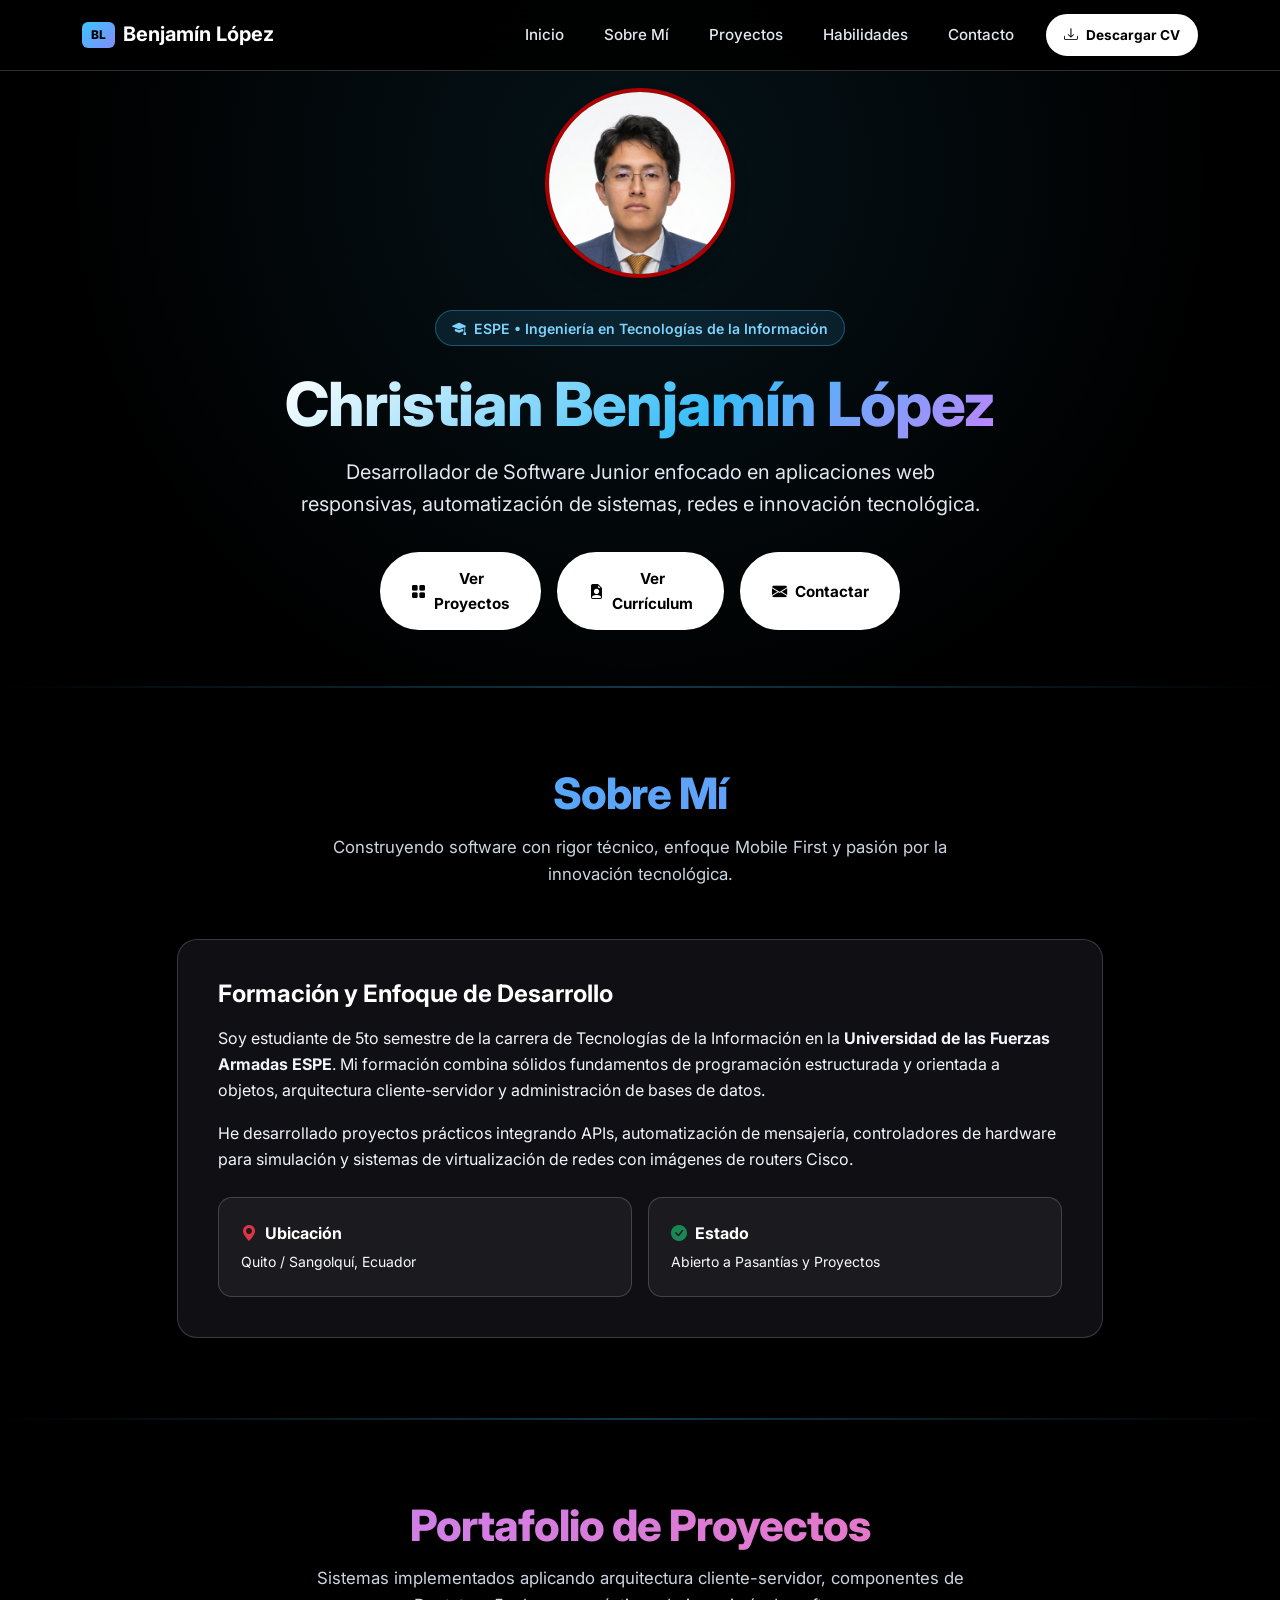
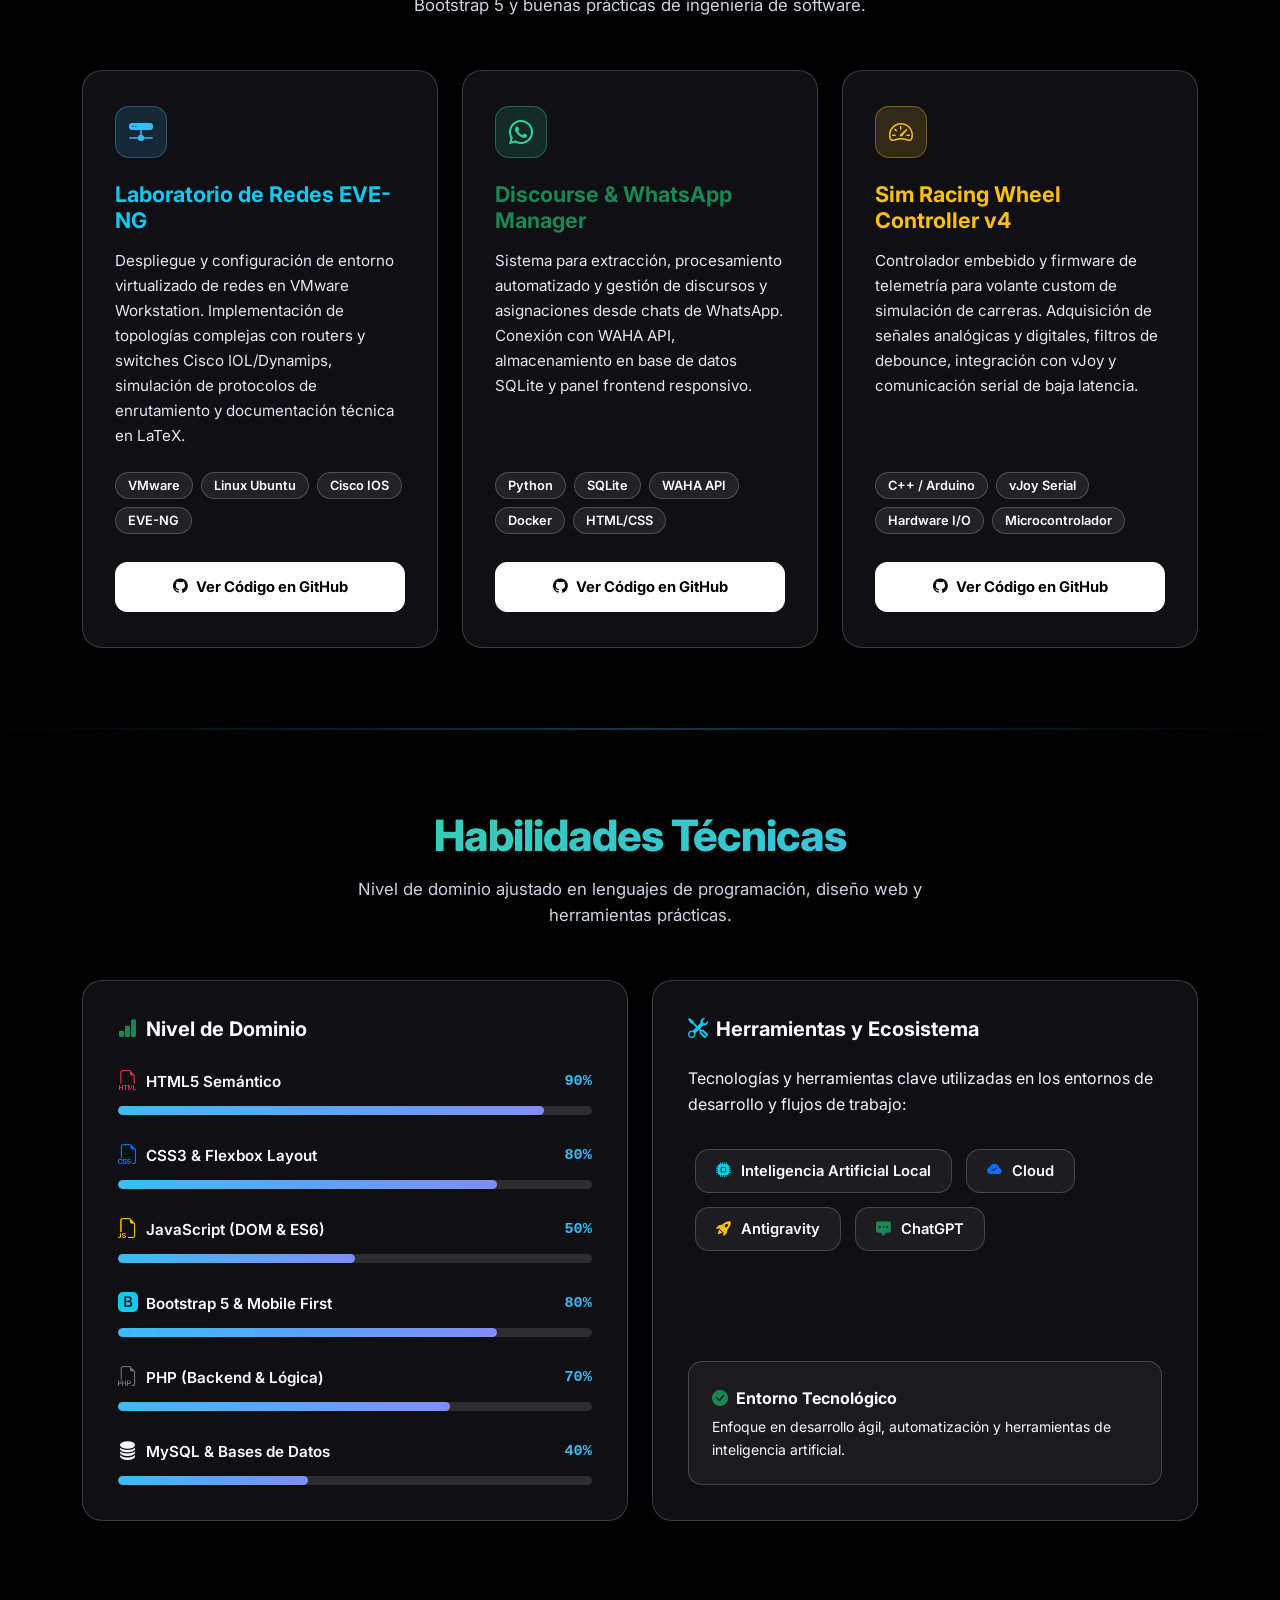
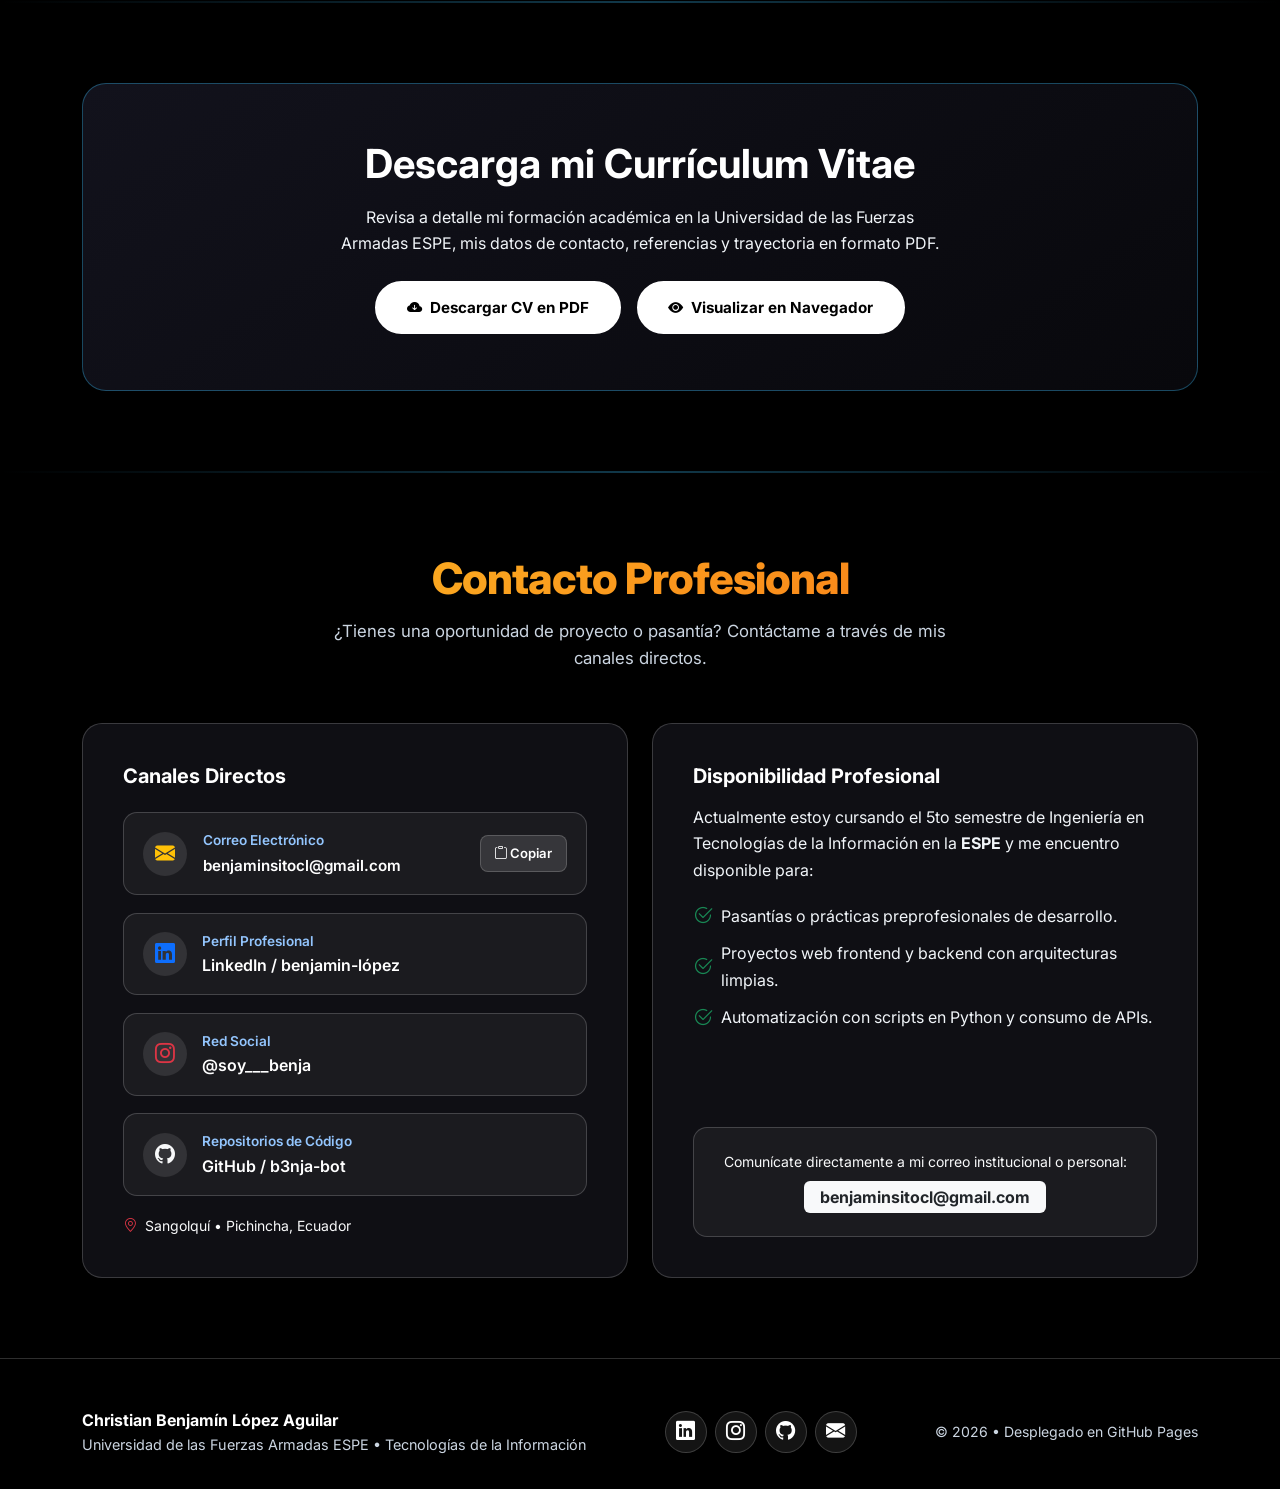
<file: Deber 1/index.html>
<!doctype html>
<html lang="es">
  <head>
    <meta charset="UTF-8" />
    <!-- Configuración Mobile First -->
    <meta name="viewport" content="width=device-width, initial-scale=1.0" />
    <meta
      name="description"
      content="Portafolio profesional de Christian Benjamín López Aguilar - Desarrollador de Software Junior y estudiante de Tecnologías de la Información en la Universidad de las Fuerzas Armadas ESPE."
    />
    <meta name="author" content="Christian Benjamín López Aguilar" />
    <title>Benjamín López | Portafolio Profesional</title>

    <!-- Google Fonts: Inter -->
    <link rel="preconnect" href="https://fonts.googleapis.com" />
    <link rel="preconnect" href="https://fonts.gstatic.com" crossorigin />
    <link
      href="https://fonts.googleapis.com/css2?family=Inter:wght@300;400;500;600;700;800&display=swap"
      rel="stylesheet"
    />

    <!-- Bootstrap 5.3 CSS -->
    <link
      href="https://cdn.jsdelivr.net/npm/bootstrap@5.3.3/dist/css/bootstrap.min.css"
      rel="stylesheet"
    />
    <!-- Bootstrap Icons -->
    <link
      href="https://cdn.jsdelivr.net/npm/bootstrap-icons@1.11.3/font/bootstrap-icons.min.css"
      rel="stylesheet"
    />
    <!-- Estilos Personalizados Samsung Dark -->
    <link rel="stylesheet" href="css/styles.css" />
  </head>
  <body>




    <!-- // BARRA DE NAVEGACION // -->




    <nav class="navbar navbar-expand-lg navbar-dark fixed-top navbar-samsung">
      <div class="container">
        <a class="navbar-brand-logo" href="#inicio">
          <span class="brand-badge">BL</span>
          <span>Benjamín López</span>
        </a>

        <!-- Botón Hamburguesa para Mobile First -->
        <button
          class="navbar-toggler navbar-toggler-custom"
          type="button"
          data-bs-toggle="collapse"
          data-bs-target="#navbarContent"
          aria-controls="navbarContent"
          aria-expanded="false"
          aria-label="Abrir navegación"
        >
          <span class="navbar-toggler-icon"></span>
        </button>

        <div class="collapse navbar-collapse" id="navbarContent">
          <ul
            class="navbar-nav ms-auto mb-2 mb-lg-0 align-items-lg-center gap-lg-2"
          >
            <li class="nav-item">
              <a class="nav-link nav-link-custom" href="#inicio">Inicio</a>
            </li>
            <li class="nav-item">
              <a class="nav-link nav-link-custom" href="#sobre-mi">Sobre Mí</a>
            </li>
            <li class="nav-item">
              <a class="nav-link nav-link-custom" href="#proyectos"
                >Proyectos</a
              >
            </li>
            <li class="nav-item">
              <a class="nav-link nav-link-custom" href="#habilidades"
                >Habilidades</a
              >
            </li>
            <li class="nav-item">
              <a class="nav-link nav-link-custom" href="#contacto">Contacto</a>
            </li>
            <li class="nav-item ms-lg-2 mt-2 mt-lg-0">
              <a
                href="src/Curriculum_Benjamin_Lopez.pdf"
                download
                class="btn-samsung-primary py-2 px-3 text-nowrap"
                style="font-size: 0.85rem"
              >
                <i class="bi bi-download"></i> Descargar CV
              </a>
            </li>
          </ul>
        </div>
      </div>
    </nav>










    <!-- // HERO SECTION // -->





    <section id="inicio" class="hero-section d-flex align-items-center">
      <div class="container d-flex flex-column align-items-center text-center">
        <!-- Foto de Perfil Circular Profesional desde SRC -->
        <div class="hero-avatar-wrapper">
          <img
            src="img/perfil.png"
            alt="Foto profesional de Benjamín López"
            class="rounded-circle hero-avatar shadow"
          />
        </div>

        <!-- Tag de Carrera e Institución -->
        <div class="hero-tag">
          <i class="bi bi-mortarboard-fill me-1"></i> ESPE • Ingeniería en
          Tecnologías de la Información
        </div>

        <!-- Título Principal y Perfil -->
        <h1 class="hero-title text-gradient-hero">Christian Benjamín López</h1>

        <p class="hero-subtitle">
          Desarrollador de Software Junior enfocado en aplicaciones web
          responsivas, automatización de sistemas, redes e innovación
          tecnológica.
        </p>

        <!-- Botones de Llamado a la Acción (Flexbox) -->
        <div
          class="d-flex flex-column flex-sm-row gap-3 justify-content-center w-100"
          style="max-width: 520px"
        >
          <a href="#proyectos" class="btn-samsung-primary">
            <i class="bi bi-grid-fill"></i> Ver Proyectos
          </a>
          <a
            href="src/Curriculum_Benjamin_Lopez.pdf"
            target="_blank"
            class="btn-samsung-primary"
          >
            <i class="bi bi-file-earmark-person-fill"></i> Ver Currículum
          </a>
          <a href="#contacto" class="btn-samsung-primary">
            <i class="bi bi-envelope-fill"></i> Contactar
          </a>
        </div>
      </div>
    </section>

    <div class="section-divider"></div>















    <!-- // SOBRE MI // -->






    <section id="sobre-mi" class="section-wrapper">
      <div class="container">
        <div class="section-header">
          <h2 class="section-heading text-gradient-cyan">Sobre Mí</h2>
          <p class="section-description">
            Construyendo software con rigor técnico, enfoque Mobile First y
            pasión por la innovación tecnológica.
          </p>
        </div>

        <div class="row justify-content-center">
          <div class="col-12 col-lg-10">
            <div class="about-card">
              <h3 class="h4 text-white mb-3 fw-bold">
                Formación y Enfoque de Desarrollo
              </h3>
              <p class="mb-3">
                Soy estudiante de 5to semestre de la carrera de Tecnologías de
                la Información en la
                <strong>Universidad de las Fuerzas Armadas ESPE</strong>. Mi
                formación combina sólidos fundamentos de programación
                estructurada y orientada a objetos, arquitectura
                cliente-servidor y administración de bases de datos.
              </p>
              <p class="mb-4">
                He desarrollado proyectos prácticos integrando APIs,
                automatización de mensajería, controladores de hardware para
                simulación y sistemas de virtualización de redes con imágenes de
                routers Cisco.
              </p>

              <!-- Datos Clave en Grid -->
              <div class="row g-3">
                <div class="col-12 col-sm-6">
                  <div class="about-highlight-box">
                    <div class="text-white fw-bold mb-1">
                      <i class="bi bi-geo-alt-fill text-danger me-2"></i
                      >Ubicación
                    </div>
                    <div class="text-light small">
                      Quito / Sangolquí, Ecuador
                    </div>
                  </div>
                </div>
                <div class="col-12 col-sm-6">
                  <div class="about-highlight-box">
                    <div class="text-white fw-bold mb-1">
                      <i class="bi bi-check-circle-fill text-success me-2"></i
                      >Estado
                    </div>
                    <div class="text-light small">
                      Abierto a Pasantías y Proyectos
                    </div>
                  </div>
                </div>
              </div>
            </div>
          </div>
        </div>
      </div>
    </section>

    <div class="section-divider"></div>











    <!-- // PORTAFOLIO DE PROYECTOS // -->








    <section id="proyectos" class="section-wrapper">
      <div class="container">
        <div class="section-header">
          <h2 class="section-heading text-gradient-purple">
            Portafolio de Proyectos
          </h2>
          <p class="section-description">
            Sistemas implementados aplicando arquitectura cliente-servidor,
            componentes de Bootstrap 5 y buenas prácticas de ingeniería de
            software.
          </p>
        </div>

        <!-- Grilla de Bootstrap: 1 tarjeta por fila en móviles (col-12) y 3 en escritorio (col-md-4) -->
        <div class="row g-4">
          <!-- // PROYECTO 1: EVE-NG NETWORKING LAB // -->
          <div class="col-12 col-md-4">
            <div class="card project-card project-card-cyan">
              <div class="project-icon-wrapper project-icon-cyan">
                <i class="bi bi-hdd-network-fill"></i>
              </div>
              <h3 class="card-title project-title text-info">
                Laboratorio de Redes EVE-NG
              </h3>
              <p class="card-text project-desc">
                Despliegue y configuración de entorno virtualizado de redes en
                VMware Workstation. Implementación de topologías complejas con
                routers y switches Cisco IOL/Dynamips, simulación de protocolos
                de enrutamiento y documentación técnica en LaTeX.
              </p>
              <div class="tech-badge-container">
                <span class="badge tech-badge">VMware</span>
                <span class="badge tech-badge">Linux Ubuntu</span>
                <span class="badge tech-badge">Cisco IOS</span>
                <span class="badge tech-badge">EVE-NG</span>
              </div>
              <a
                href="https://github.com/b3nja-bot"
                target="_blank"
                rel="noopener noreferrer"
                class="btn-project-code"
              >
                <i class="bi bi-github"></i> Ver Código en GitHub
              </a>
            </div>
          </div>

          <!-- // PROYECTO 2: DISCOURSE MANAGER // -->
          <div class="col-12 col-md-4">
            <div class="card project-card project-card-emerald">
              <div class="project-icon-wrapper project-icon-emerald">
                <i class="bi bi-whatsapp"></i>
              </div>
              <h3 class="card-title project-title text-success">
                Discourse &amp; WhatsApp Manager
              </h3>
              <p class="card-text project-desc">
                Sistema para extracción, procesamiento automatizado y gestión de
                discursos y asignaciones desde chats de WhatsApp. Conexión con
                WAHA API, almacenamiento en base de datos SQLite y panel
                frontend responsivo.
              </p>
              <div class="tech-badge-container">
                <span class="badge tech-badge">Python</span>
                <span class="badge tech-badge">SQLite</span>
                <span class="badge tech-badge">WAHA API</span>
                <span class="badge tech-badge">Docker</span>
                <span class="badge tech-badge">HTML/CSS</span>
              </div>
              <a
                href="https://github.com/b3nja-bot"
                target="_blank"
                rel="noopener noreferrer"
                class="btn-project-code"
              >
                <i class="bi bi-github"></i> Ver Código en GitHub
              </a>
            </div>
          </div>

          <!-- // PROYECTO 3: SIM RACING TELEMETRY // -->
          <div class="col-12 col-md-4">
            <div class="card project-card project-card-amber">
              <div class="project-icon-wrapper project-icon-amber">
                <i class="bi bi-speedometer2"></i>
              </div>
              <h3 class="card-title project-title text-warning">
                Sim Racing Wheel Controller v4
              </h3>
              <p class="card-text project-desc">
                Controlador embebido y firmware de telemetría para volante
                custom de simulación de carreras. Adquisición de señales
                analógicas y digitales, filtros de debounce, integración con
                vJoy y comunicación serial de baja latencia.
              </p>
              <div class="tech-badge-container">
                <span class="badge tech-badge">C++ / Arduino</span>
                <span class="badge tech-badge">vJoy Serial</span>
                <span class="badge tech-badge">Hardware I/O</span>
                <span class="badge tech-badge">Microcontrolador</span>
              </div>
              <a
                href="https://github.com/b3nja-bot"
                target="_blank"
                rel="noopener noreferrer"
                class="btn-project-code"
              >
                <i class="bi bi-github"></i> Ver Código en GitHub
              </a>
            </div>
          </div>
        </div>
      </div>
    </section>

    <div class="section-divider"></div>















    <!-- // HABILIDADES TECNICAS (SKILLS) // -->







    <section id="habilidades" class="section-wrapper">
      <div class="container">
        <div class="section-header">
          <h2 class="section-heading text-gradient-emerald">
            Habilidades Técnicas
          </h2>
          <p class="section-description">
            Nivel de dominio ajustado en lenguajes de programación, diseño web y
            herramientas prácticas.
          </p>
        </div>

        <div class="row g-4 align-items-stretch">
          <!-- Columna 1: Barras de Progreso Bootstrap -->
          <div class="col-12 col-lg-6">
            <div class="skills-card">
              <h3
                class="h5 text-white mb-4 fw-bold d-flex align-items-center gap-2"
              >
                <i class="bi bi-bar-chart-fill text-success"></i> Nivel de
                Dominio
              </h3>




              <!-- Skill 1: HTML5 (90%) -->



              <div class="skill-item">
                <div class="skill-info">
                  <span class="skill-name"
                    ><i class="bi bi-filetype-html text-danger fs-5"></i> HTML5
                    Semántico</span
                  >
                  <span class="skill-percent">90%</span>
                </div>
                <div
                  class="progress custom-progress"
                  role="progressbar"
                  aria-label="HTML5"
                  aria-valuenow="90"
                  aria-valuemin="0"
                  aria-valuemax="100"
                >
                  <div
                    class="progress-bar custom-progress-bar"
                    style="width: 90%"
                  ></div>
                </div>
              </div>




              <!-- Skill 2: CSS3 / Flexbox (80%) -->





              <div class="skill-item">
                <div class="skill-info">
                  <span class="skill-name"
                    ><i class="bi bi-filetype-css text-primary fs-5"></i> CSS3
                    &amp; Flexbox Layout</span
                  >
                  <span class="skill-percent">80%</span>
                </div>
                <div
                  class="progress custom-progress"
                  role="progressbar"
                  aria-label="CSS3"
                  aria-valuenow="80"
                  aria-valuemin="0"
                  aria-valuemax="100"
                >
                  <div
                    class="progress-bar custom-progress-bar"
                    style="width: 80%"
                  ></div>
                </div>
              </div>



              <!-- Skill 3: JavaScript (50%) -->



              <div class="skill-item">
                <div class="skill-info">
                  <span class="skill-name"
                    ><i class="bi bi-filetype-js text-warning fs-5"></i>
                    JavaScript (DOM &amp; ES6)</span
                  >
                  <span class="skill-percent">50%</span>
                </div>
                <div
                  class="progress custom-progress"
                  role="progressbar"
                  aria-label="JavaScript"
                  aria-valuenow="50"
                  aria-valuemin="0"
                  aria-valuemax="100"
                >
                  <div
                    class="progress-bar custom-progress-bar"
                    style="width: 50%"
                  ></div>
                </div>
              </div>



              <!-- Skill 4: Bootstrap 5 (80%) -->



              <div class="skill-item">
                <div class="skill-info">
                  <span class="skill-name"
                    ><i class="bi bi-bootstrap-fill text-info fs-5"></i>
                    Bootstrap 5 &amp; Mobile First</span
                  >
                  <span class="skill-percent">80%</span>
                </div>
                <div
                  class="progress custom-progress"
                  role="progressbar"
                  aria-label="Bootstrap 5"
                  aria-valuenow="80"
                  aria-valuemin="0"
                  aria-valuemax="100"
                >
                  <div
                    class="progress-bar custom-progress-bar"
                    style="width: 80%"
                  ></div>
                </div>
              </div>




              <!-- Skill 5: PHP (70%) -->




              
              <div class="skill-item">
                <div class="skill-info">
                  <span class="skill-name"
                    ><i class="bi bi-filetype-php text-secondary fs-5"></i> PHP
                    (Backend &amp; Lógica)</span
                  >
                  <span class="skill-percent">70%</span>
                </div>
                <div
                  class="progress custom-progress"
                  role="progressbar"
                  aria-label="PHP"
                  aria-valuenow="70"
                  aria-valuemin="0"
                  aria-valuemax="100"
                >
                  <div
                    class="progress-bar custom-progress-bar"
                    style="width: 70%"
                  ></div>
                </div>
              </div>




              <!-- Skill 6: MySQL (40%) -->





              <div class="skill-item mb-0">
                <div class="skill-info">
                  <span class="skill-name"
                    ><i class="bi bi-database-fill text-light fs-5"></i> MySQL
                    &amp; Bases de Datos</span
                  >
                  <span class="skill-percent">40%</span>
                </div>
                <div
                  class="progress custom-progress"
                  role="progressbar"
                  aria-label="MySQL"
                  aria-valuenow="40"
                  aria-valuemin="0"
                  aria-valuemax="100"
                >
                  <div
                    class="progress-bar custom-progress-bar"
                    style="width: 40%"
                  ></div>
                </div>
              </div>
            </div>
          </div>





          <!-- Columna 2: Insignias de Bootstrap y Herramientas -->






          <div class="col-12 col-lg-6">
            <div class="skills-card d-flex flex-column justify-content-between">
              <div>
                <h3
                  class="h5 text-white mb-4 fw-bold d-flex align-items-center gap-2"
                >
                  <i class="bi bi-tools text-info"></i> Herramientas y
                  Ecosistema
                </h3>

                <p class="mb-4">
                  Tecnologías y herramientas clave utilizadas en los entornos de
                  desarrollo y flujos de trabajo:
                </p>

                <!-- Solo las 4 herramientas solicitadas -->
                <div class="d-flex flex-wrap">
                  <span class="badge skill-pill"
                    ><i class="bi bi-cpu-fill text-info"></i> Inteligencia
                    Artificial Local</span
                  >
                  <span class="badge skill-pill"
                    ><i class="bi bi-cloud-check-fill text-primary"></i>
                    Cloud</span
                  >
                  <span class="badge skill-pill"
                    ><i class="bi bi-rocket-takeoff-fill text-warning"></i>
                    Antigravity</span
                  >
                  <span class="badge skill-pill"
                    ><i class="bi bi-chat-square-dots-fill text-success"></i>
                    ChatGPT</span
                  >
                </div>
              </div>

              <div class="about-highlight-box mt-4">
                <div class="text-white fw-bold mb-1">
                  <i class="bi bi-check-circle-fill text-success me-2"></i
                  >Entorno Tecnológico
                </div>
                <p class="small mb-0 text-light">
                  Enfoque en desarrollo ágil, automatización y herramientas de
                  inteligencia artificial.
                </p>
              </div>
            </div>
          </div>
        </div>
      </div>
    </section>

    <div class="section-divider"></div>










    <!-- // DESCARGA DE CV // -->








    <section class="section-wrapper">
      <div class="container">
        <div class="cv-banner-card text-center">
        

          <h2 class="h1 text-white fw-bold mb-3 ">
            Descarga mi Currículum Vitae
          </h2>
          <p class="mx-auto mb-4" style="max-width: 600px">
            Revisa a detalle mi formación académica en la Universidad de las
            Fuerzas Armadas ESPE, mis datos de contacto, referencias y
            trayectoria en formato PDF.
          </p>

          <!-- Botones con Flexbox -->
          <div
            class="d-flex flex-column flex-sm-row gap-3 justify-content-center"
          >
            <a
              href="src/Curriculum_Benjamin_Lopez.pdf"
              download="Curriculum_Benjamin_Lopez.pdf"
              class="btn-samsung-primary"
            >
              <i class="bi bi-cloud-arrow-down-fill"></i> Descargar CV en PDF
            </a>
            <a
              href="src/Curriculum_Benjamin_Lopez.pdf"
              target="_blank"
              class="btn-samsung-primary"
            >
              <i class="bi bi-eye-fill"></i> Visualizar en Navegador
            </a>
          </div>
        </div>
      </div>
    </section>

    <div class="section-divider"></div>










    <!-- // CONTACTO Y REDES // -->







    <section id="contacto" class="section-wrapper">
      <div class="container">
        <div class="section-header">
          <h2 class="section-heading text-gradient-amber">
            Contacto Profesional
          </h2>
          <p class="section-description">
            ¿Tienes una oportunidad de proyecto o pasantía? Contáctame a través
            de mis canales directos.
          </p>
        </div>

        <div class="row g-4">
          <!-- Enlaces Rápidos y Canales Directos -->
          <div class="col-12 col-lg-6">
            <div class="contact-card">
              <h3 class="h5 text-white mb-4 fw-bold">Canales Directos</h3>

              <!-- Correo con Copiado -->
              <div
                class="contact-link-box d-flex justify-content-between align-items-center"
              >
                <div class="d-flex align-items-center gap-3">
                  <div class="contact-icon-circle text-warning">
                    <i class="bi bi-envelope-fill"></i>
                  </div>
                  <div>
                    <span class="contact-label">Correo Electrónico</span>
                    <span class="contact-email-text"
                      >benjaminsitocl@gmail.com</span
                    >
                  </div>
                </div>
                <button
                  type="button"
                  id="btnCopyEmail"
                  class="copy-email-btn"
                  title="Copiar correo"
                >
                  <i class="bi bi-clipboard"></i> Copiar
                </button>
              </div>

              <!-- LinkedIn -->
              <a
                href="https://www.linkedin.com/in/benjamin-l%C3%B3pez-b51396404?utm_source=share_via&amp;utm_content=profile&amp;utm_medium=member_android"
                target="_blank"
                rel="noopener noreferrer"
                class="contact-link-box"
              >
                <div class="contact-icon-circle text-primary">
                  <i class="bi bi-linkedin"></i>
                </div>
                <div>
                  <span class="contact-label">Perfil Profesional</span>
                  <span class="fw-semibold text-white"
                    >LinkedIn / benjamin-lópez</span
                  >
                </div>
              </a>

              <!-- Instagram -->
              <a
                href="https://www.instagram.com/soy___benja?srtk=bWE3M2FxMW0xbjNr"
                target="_blank"
                rel="noopener noreferrer"
                class="contact-link-box"
              >
                <div class="contact-icon-circle text-danger">
                  <i class="bi bi-instagram"></i>
                </div>
                <div>
                  <span class="contact-label">Red Social</span>
                  <span class="fw-semibold text-white">@soy___benja</span>
                </div>
              </a>

              <!-- GitHub -->
              <a
                href="https://github.com/b3nja-bot"
                target="_blank"
                rel="noopener noreferrer"
                class="contact-link-box"
              >
                <div class="contact-icon-circle text-light">
                  <i class="bi bi-github"></i>
                </div>
                <div>
                  <span class="contact-label">Repositorios de Código</span>
                  <span class="fw-semibold text-white">GitHub / b3nja-bot</span>
                </div>
              </a>

              <div class="small mt-3 text-light">
                <i class="bi bi-geo-alt me-1 text-danger"></i> Sangolquí •
                Pichincha, Ecuador
              </div>
            </div>
          </div>

          <!-- Tarjeta de Mensaje Rápido e Información -->
          <div class="col-12 col-lg-6">
            <div
              class="contact-card d-flex flex-column justify-content-between"
            >
              <div>
                <h3 class="h5 text-white mb-3 fw-bold">
                  Disponibilidad Profesional
                </h3>
                <p class="mb-3">
                  Actualmente estoy cursando el 5to semestre de Ingeniería en
                  Tecnologías de la Información en la <strong>ESPE</strong> y me
                  encuentro disponible para:
                </p>

                <ul class="list-unstyled mb-4">
                  <li class="mb-2 d-flex align-items-center gap-2">
                    <i class="bi bi-check2-circle text-success fs-5"></i>
                    <span
                      >Pasantías o prácticas preprofesionales de
                      desarrollo.</span
                    >
                  </li>
                  <li class="mb-2 d-flex align-items-center gap-2">
                    <i class="bi bi-check2-circle text-success fs-5"></i>
                    <span
                      >Proyectos web frontend y backend con arquitecturas
                      limpias.</span
                    >
                  </li>
                  <li class="mb-2 d-flex align-items-center gap-2">
                    <i class="bi bi-check2-circle text-success fs-5"></i>
                    <span
                      >Automatización con scripts en Python y consumo de
                      APIs.</span
                    >
                  </li>
                </ul>
              </div>

              <div class="about-highlight-box text-center">
                <p class="small text-light mb-2">
                  Comunícate directamente a mi correo institucional o personal:
                </p>
                <span class="badge bg-light text-dark fs-6 py-2 px-3 fw-bold"
                  >benjaminsitocl@gmail.com</span
                >
              </div>
            </div>
          </div>
        </div>
      </div>
    </section>










    <!-- // FOOTER // -->








    
    <footer class="footer-samsung">
      <div class="container">
        <div
          class="d-flex flex-column flex-md-row justify-content-between align-items-center gap-3"
        >
          <div class="text-center text-md-start">
            <div class="text-white fw-bold fs-6">
              Christian Benjamín López Aguilar
            </div>
            <div class="footer-subtitle">
              Universidad de las Fuerzas Armadas ESPE • Tecnologías de la
              Información
            </div>
          </div>

          <!-- Iconos Sociales -->
          <div class="d-flex gap-2">
            <a
              href="https://www.linkedin.com/in/benjamin-l%C3%B3pez-b51396404?utm_source=share_via&amp;utm_content=profile&amp;utm_medium=member_android"
              target="_blank"
              rel="noopener noreferrer"
              class="social-icon-btn"
              aria-label="LinkedIn"
            >
              <i class="bi bi-linkedin"></i>
            </a>
            <a
              href="https://www.instagram.com/soy___benja?srtk=bWE3M2FxMW0xbjNr"
              target="_blank"
              rel="noopener noreferrer"
              class="social-icon-btn"
              aria-label="Instagram"
            >
              <i class="bi bi-instagram"></i>
            </a>
            <a
              href="https://github.com/b3nja-bot"
              target="_blank"
              rel="noopener noreferrer"
              class="social-icon-btn"
              aria-label="GitHub"
            >
              <i class="bi bi-github"></i>
            </a>
            <a
              href="mailto:benjaminsitocl@gmail.com"
              class="social-icon-btn"
              aria-label="Email"
            >
              <i class="bi bi-envelope-fill"></i>
            </a>
          </div>

          <div class="text-center text-md-end footer-badge-text">
            © 2026 • Desplegado en GitHub Pages
          </div>
        </div>
      </div>
    </footer>

    <!-- Bootstrap 5.3 Bundle con Popper JS -->
    <script src="https://cdn.jsdelivr.net/npm/bootstrap@5.3.3/dist/js/bootstrap.bundle.min.js"></script>
    <!-- Scripts Personalizados -->
    <script src="js/main.js"></script>
  </body>
</html>
</file>
<file: Deber 1/css/styles.css>
/* // VARIABLES GLOBALES Y PALETA DE COLORES // */
:root {
  --bg-main: #000000;
  --bg-surface-1: #0f0f14;
  --bg-surface-2: #161620;
  --border-subtle: rgba(255, 255, 255, 0.18);
  --border-highlight: rgba(255, 255, 255, 0.35);
  
  /* Textos de alta legibilidad y contraste */
  --text-primary: #ffffff;
  --text-secondary: #f1f5f9; /* Blanco suave muy legible */
  --text-muted: #cbd5e1;     /* Plateado claro, nunca oscuro */
  
  /* Acentos de color temáticos */
  --accent-cyan: #38bdf8;
  --accent-purple: #c084fc;
  --accent-emerald: #34d399;
  --accent-amber: #fbbf24;

  --transition-smooth: all 0.3s cubic-bezier(0.16, 1, 0.3, 1);
}






/* // RESET Y ESTILOS BASE // */
* {
  margin: 0;
  padding: 0;
  box-sizing: border-box;
}

html, body {
  max-width: 100%;
  overflow-x: hidden;
  position: relative;
}

html {
  scroll-behavior: smooth;
  scroll-padding-top: 80px;
}

body {
  background-color: var(--bg-main);
  color: var(--text-secondary);
  font-family: 'Inter', -apple-system, BlinkMacSystemFont, 'Segoe UI', Roboto, sans-serif;
  line-height: 1.65;
  -webkit-font-smoothing: antialiased;
}







/* // TITULOS Y DEGRADADOS DE COLOR // */
.text-gradient-hero {
  background: linear-gradient(135deg, #ffffff 0%, #38bdf8 60%, #c084fc 100%);
  -webkit-background-clip: text;
  -webkit-text-fill-color: transparent;
}

.text-gradient-cyan {
  background: linear-gradient(135deg, #38bdf8, #818cf8);
  -webkit-background-clip: text;
  -webkit-text-fill-color: transparent;
}

.text-gradient-purple {
  background: linear-gradient(135deg, #c084fc, #f472b6);
  -webkit-background-clip: text;
  -webkit-text-fill-color: transparent;
}

.text-gradient-emerald {
  background: linear-gradient(135deg, #34d399, #38bdf8);
  -webkit-background-clip: text;
  -webkit-text-fill-color: transparent;
}

.text-gradient-amber {
  background: linear-gradient(135deg, #fbbf24, #f97316);
  -webkit-background-clip: text;
  -webkit-text-fill-color: transparent;
}







/* // BARRA DE NAVEGACION // */
.navbar-samsung {
  background-color: rgba(0, 0, 0, 0.92);
  backdrop-filter: blur(20px);
  -webkit-backdrop-filter: blur(20px);
  border-bottom: 1px solid var(--border-subtle);
  padding: 0.85rem 0;
  transition: var(--transition-smooth);
}

.navbar-brand-logo {
  font-size: 1.25rem;
  font-weight: 700;
  color: #ffffff;
  display: flex;
  align-items: center;
  gap: 0.5rem;
  text-decoration: none;
}

.brand-badge {
  background: linear-gradient(135deg, #3bc4ff, #818cf8);
  color: #000000;
  font-size: 0.75rem;
  font-weight: 800;
  padding: 0.2rem 0.55rem;
  border-radius: 6px;
}

.nav-link-custom {
  color: #e2e8f0;
  font-size: 0.95rem;
  font-weight: 500;
  padding: 0.5rem 1rem !important;
  border-radius: 9999px;
  transition: var(--transition-smooth);
}

.nav-link-custom:hover,
.nav-link-custom.active {
  color: #ffffff;
  background-color: rgba(56, 189, 248, 0.2);
}

.navbar-toggler-custom {
  border: 1px solid rgba(255, 255, 255, 0.35);
  background: rgba(255, 255, 255, 0.08);
  color: #ffffff;
  padding: 0.45rem 0.75rem;
  border-radius: 8px;
}

.navbar-toggler-custom .navbar-toggler-icon {
  filter: brightness(0) invert(1);
}











/* // HERO SECTION // */
.hero-section {
  min-height: 680px;
  max-height: 840px;
  position: relative;
  padding: 5.5rem 0 3.5rem;
  background: radial-gradient(circle at 50% 25%, rgba(56, 189, 248, 0.1) 0%, transparent 70%);
}

.hero-avatar-wrapper {
  position: relative;
  display: inline-block;
  margin-bottom: 2rem;
}

.hero-avatar {
  width: 190px;
  height: 190px;
  object-fit: cover;
  object-position: center 10%;
  border: 4px solid #b10000;
  transition: var(--transition-smooth);
}

.hero-avatar-wrapper:hover .hero-avatar {
  transform: scale(1.1);
}



.hero-title {
  font-size: clamp(2.2rem, 5.5vw, 3.8rem);
  font-weight: 800;
  letter-spacing: -1px;
  line-height: 1.15;
  margin-bottom: 1rem;
}

.hero-subtitle {
  font-size: clamp(1rem, 2.2vw, 1.25rem);
  color: #e2e8f0;
  font-weight: 400;
  max-width: 680px;
  margin: 0 auto 2rem;
  line-height: 1.6;
}

.hero-tag {
  display: inline-block;
  max-width: 90vw;
  background-color: rgba(56, 189, 248, 0.12);
  border: 1px solid rgba(56, 189, 248, 0.35);
  color: #7dd3fc;
  font-size: clamp(0.78rem, 2.2vw, 0.88rem);
  font-weight: 600;
  padding: 0.35rem 1rem;
  border-radius: 9999px;
  margin-bottom: 1.5rem;
}










/* // BOTONES SAMSUNG // */
.btn-samsung-primary {
  background-color: #ffffff;
  color: #000000;
  font-weight: 700;
  font-size: 0.95rem;
  padding: 0.75rem 1.85rem;
  border-radius: 9999px;
  border: 2px solid #ffffff;
  transition: var(--transition-smooth);
  text-decoration: none;
  display: inline-flex;
  align-items: center;
  justify-content: center;
  gap: 0.5rem;
}

.btn-samsung-primary:hover {
  background-color: #000000;
  color: #ffffff;
  border-color: var(--accent-cyan);
  box-shadow: 0 0 25px rgba(56, 189, 248, 0.4);
  transform: translateY(-2px);
}







/* // SECCIONES COMUNES // */
.section-wrapper {
  padding: 5rem 0;
  position: relative;
}

.section-divider {
  width: 100%;
  height: 2px;
  background: linear-gradient(90deg, transparent, rgba(56, 189, 248, 0.3), transparent);
}

.section-header {
  text-align: center;
  margin-bottom: 3.2rem;
}

.section-heading {
  font-size: clamp(2rem, 3.8vw, 2.7rem);
  font-weight: 800;
  letter-spacing: -1px;
  margin-bottom: 0.85rem;
}

.section-description {
  color: #cbd5e1;
  font-size: 1.05rem;
  max-width: 650px;
  margin: 0 auto;
  line-height: 1.6;
}











/* // SOBRE MI // */
.about-card {
  background-color: var(--bg-surface-1);
  border: 1px solid var(--border-subtle);
  border-radius: 20px;
  padding: 2.5rem;
  transition: var(--transition-smooth);
}

.about-card:hover {
  border-color: var(--accent-cyan);
  background-color: var(--bg-surface-2);
}

.about-highlight-box {
  background: rgba(255, 255, 255, 0.05);
  border: 1px solid var(--border-subtle);
  border-radius: 14px;
  padding: 1.4rem;
}










/* // TARJETAS DE PROYECTOS // */
.card.project-card,
.project-card {
  background-color: var(--bg-surface-1);
  border: 1px solid var(--border-subtle);
  border-radius: 20px;
  height: 100%;
  display: flex;
  flex-direction: column;
  padding: 2.2rem 2rem;
  transition: var(--transition-smooth);
}

.project-card:hover {
  transform: translateY(-8px);
  box-shadow: 0 20px 40px rgba(0, 0, 0, 0.9);
}

.project-card-cyan {
  border-top: 4px solid var(--accent-cyan);
}
.project-card-cyan:hover {
  border-color: var(--accent-cyan);
  box-shadow: 0 15px 35px rgba(56, 189, 248, 0.25);
}

.project-card-emerald {
  border-top: 4px solid var(--accent-emerald);
}
.project-card-emerald:hover {
  border-color: var(--accent-emerald);
  box-shadow: 0 15px 35px rgba(52, 211, 153, 0.25);
}

.project-card-amber {
  border-top: 4px solid var(--accent-amber);
}
.project-card-amber:hover {
  border-color: var(--accent-amber);
  box-shadow: 0 15px 35px rgba(251, 191, 36, 0.25);
}

.project-icon-wrapper {
  width: 52px;
  height: 52px;
  border-radius: 14px;
  display: flex;
  align-items: center;
  justify-content: center;
  font-size: 1.5rem;
  margin-bottom: 1.5rem;
}

.project-icon-cyan {
  background: rgba(56, 189, 248, 0.15);
  color: var(--accent-cyan);
  border: 1px solid rgba(56, 189, 248, 0.35);
}

.project-icon-emerald {
  background: rgba(52, 211, 153, 0.15);
  color: var(--accent-emerald);
  border: 1px solid rgba(52, 211, 153, 0.35);
}

.project-icon-amber {
  background: rgba(251, 191, 36, 0.15);
  color: var(--accent-amber);
  border: 1px solid rgba(251, 191, 36, 0.35);
}

.project-title {
  font-size: 1.35rem;
  font-weight: 700;
  color: #ffffff;
  margin-bottom: 0.85rem;
}

.project-desc {
  color: #e2e8f0;
  font-size: 0.95rem;
  line-height: 1.65;
  margin-bottom: 1.5rem;
  flex-grow: 1;
}

.tech-badge-container {
  display: flex;
  flex-wrap: wrap;
  gap: 0.5rem;
  margin-bottom: 1.75rem;
}

.badge.tech-badge,
.tech-badge {
  background-color: rgba(255, 255, 255, 0.08);
  border: 1px solid rgba(255, 255, 255, 0.2);
  color: #ffffff;
  font-size: 0.8rem;
  font-weight: 600;
  padding: 0.3rem 0.75rem;
  border-radius: 9999px;
  line-height: normal;
}

.btn-project-code {
  background: #ffffff;
  color: #000000;
  font-weight: 700;
  font-size: 0.92rem;
  padding: 0.75rem 1rem;
  border-radius: 12px;
  text-decoration: none;
  display: flex;
  align-items: center;
  justify-content: center;
  gap: 0.5rem;
  transition: var(--transition-smooth);
  border: 1px solid #ffffff;
}

.btn-project-code:hover {
  background: #000000;
  color: #ffffff;
  border-color: #ffffff;
  transform: translateY(-2px);
}














/* // HABILIDADES TECNICAS // */
.skills-card {
  background-color: var(--bg-surface-1);
  border: 1px solid var(--border-subtle);
  border-radius: 20px;
  padding: 2.2rem;
  height: 100%;
}

.skills-card:hover {
  border-color: var(--accent-emerald);
  background-color: var(--bg-surface-2);
}

.skill-item {
  margin-bottom: 1.5rem;
}

.skill-info {
  display: flex;
  justify-content: space-between;
  align-items: center;
  margin-bottom: 0.5rem;
  font-size: 0.95rem;
  font-weight: 600;
}

.skill-name {
  color: #ffffff;
  display: flex;
  align-items: center;
  gap: 0.5rem;
}

.skill-percent {
  color: var(--accent-cyan);
  font-size: 0.95rem;
  font-family: monospace;
  font-weight: 700;
}

.custom-progress {
  height: 9px;
  background-color: rgba(255, 255, 255, 0.12);
  border-radius: 9999px;
  overflow: hidden;
}

.custom-progress-bar {
  background: linear-gradient(90deg, #38bdf8, #818cf8);
  border-radius: 9999px;
}

.badge.skill-pill,
.skill-pill {
  background: rgba(255, 255, 255, 0.06);
  border: 1px solid var(--border-subtle);
  color: #ffffff;
  padding: 0.75rem 1.25rem;
  border-radius: 14px;
  font-size: 0.92rem;
  font-weight: 600;
  display: inline-flex;
  align-items: center;
  gap: 0.6rem;
  margin: 0.45rem;
  transition: var(--transition-smooth);
  line-height: normal;
}

.badge.skill-pill:hover,
.skill-pill:hover {
  background: rgba(56, 189, 248, 0.2);
  border-color: var(--accent-cyan);
  transform: translateY(-2px);
}









/* // DESCARGA DE CV // */
.cv-banner-card {
  background: linear-gradient(145deg, #12121c 0%, #08080c 100%);
  border: 1px solid rgba(56, 189, 248, 0.35);
  border-radius: 24px;
  padding: 3.5rem 2.5rem;
  position: relative;
  overflow: hidden;
  box-shadow: 0 20px 50px rgba(0, 0, 0, 0.9);
}








/* // CONTACTO Y FOOTER // */
.contact-card {
  background-color: var(--bg-surface-1);
  border: 1px solid var(--border-subtle);
  border-radius: 20px;
  padding: 2.5rem;
  height: 100%;
}

.contact-link-box {
  display: flex;
  align-items: center;
  gap: 0.95rem;
  padding: 1rem 1.2rem;
  background: rgba(255, 255, 255, 0.05);
  border: 1px solid var(--border-subtle);
  border-radius: 14px;
  text-decoration: none;
  color: #ffffff;
  margin-bottom: 1.1rem;
  transition: var(--transition-smooth);
}

.contact-link-box:hover {
  background: rgba(255, 255, 255, 0.1);
  border-color: var(--accent-amber);
  color: #ffffff;
  transform: translateX(4px);
}

.contact-icon-circle {
  width: 44px;
  height: 44px;
  border-radius: 50%;
  background: rgba(255, 255, 255, 0.1);
  display: flex;
  align-items: center;
  justify-content: center;
  font-size: 1.25rem;
  color: #ffffff;
  flex-shrink: 0;
}

.contact-label {
  font-size: 0.85rem;
  font-weight: 600;
  color: #93c5fd; /* Azul claro visible y legible */
  display: block;
}

.contact-email-text {
  font-size: 0.95rem;
  font-weight: 600;
  color: #ffffff;
}

.copy-email-btn {
  background: rgba(255, 255, 255, 0.12);
  border: 1px solid var(--border-subtle);
  color: #ffffff;
  padding: 0.4rem 0.85rem;
  border-radius: 8px;
  font-size: 0.82rem;
  font-weight: 600;
  cursor: pointer;
  transition: var(--transition-smooth);
  white-space: nowrap;
}

.copy-email-btn:hover {
  background: #ffffff;
  color: #000000;
}









/* Footer de Alto Contraste */
.footer-samsung {
  background-color: #000000;
  border-top: 1px solid var(--border-subtle);
  padding: 3rem 0 2rem;
  color: #f1f5f9; /* Texto claro muy legible */
}

.footer-subtitle {
  color: #cbd5e1; /* Plateado claro */
  font-size: 0.9rem;
}

.footer-badge-text {
  color: #cbd5e1;
  font-size: 0.88rem;
}

.social-icon-btn {
  width: 42px;
  height: 42px;
  border-radius: 50%;
  background: rgba(255, 255, 255, 0.08);
  border: 1px solid var(--border-subtle);
  color: #ffffff;
  display: inline-flex;
  align-items: center;
  justify-content: center;
  text-decoration: none;
  font-size: 1.2rem;
  transition: var(--transition-smooth);
}

.social-icon-btn:hover {
  background: #ffffff;
  color: #000000;
  border-color: #ffffff;
  transform: translateY(-3px);
}











/* // RESPONSIVE MOBILE FIRST // */
@media (max-width: 767.98px) {
  .hero-section {
    padding: 5rem 0 2.5rem;
    min-height: auto;
  }

  .hero-avatar {
    width: 160px;
    height: 160px;
  }

  .section-wrapper {
    padding: 3.5rem 0;
  }

  .about-card,
  .skills-card,
  .contact-card,
  .project-card {
    padding: 1.6rem 1.25rem;
    border-radius: 16px;
  }

  .contact-link-box {
    padding: 0.9rem 1rem;
    flex-wrap: wrap;
    gap: 0.75rem;
  }

  .cv-banner-card {
    padding: 2.2rem 1.25rem;
    border-radius: 18px;
  }

  .btn-samsung-primary {
    width: 100%;
  }

  .navbar-brand-logo {
    font-size: 1.1rem;
  }
}
</file>
